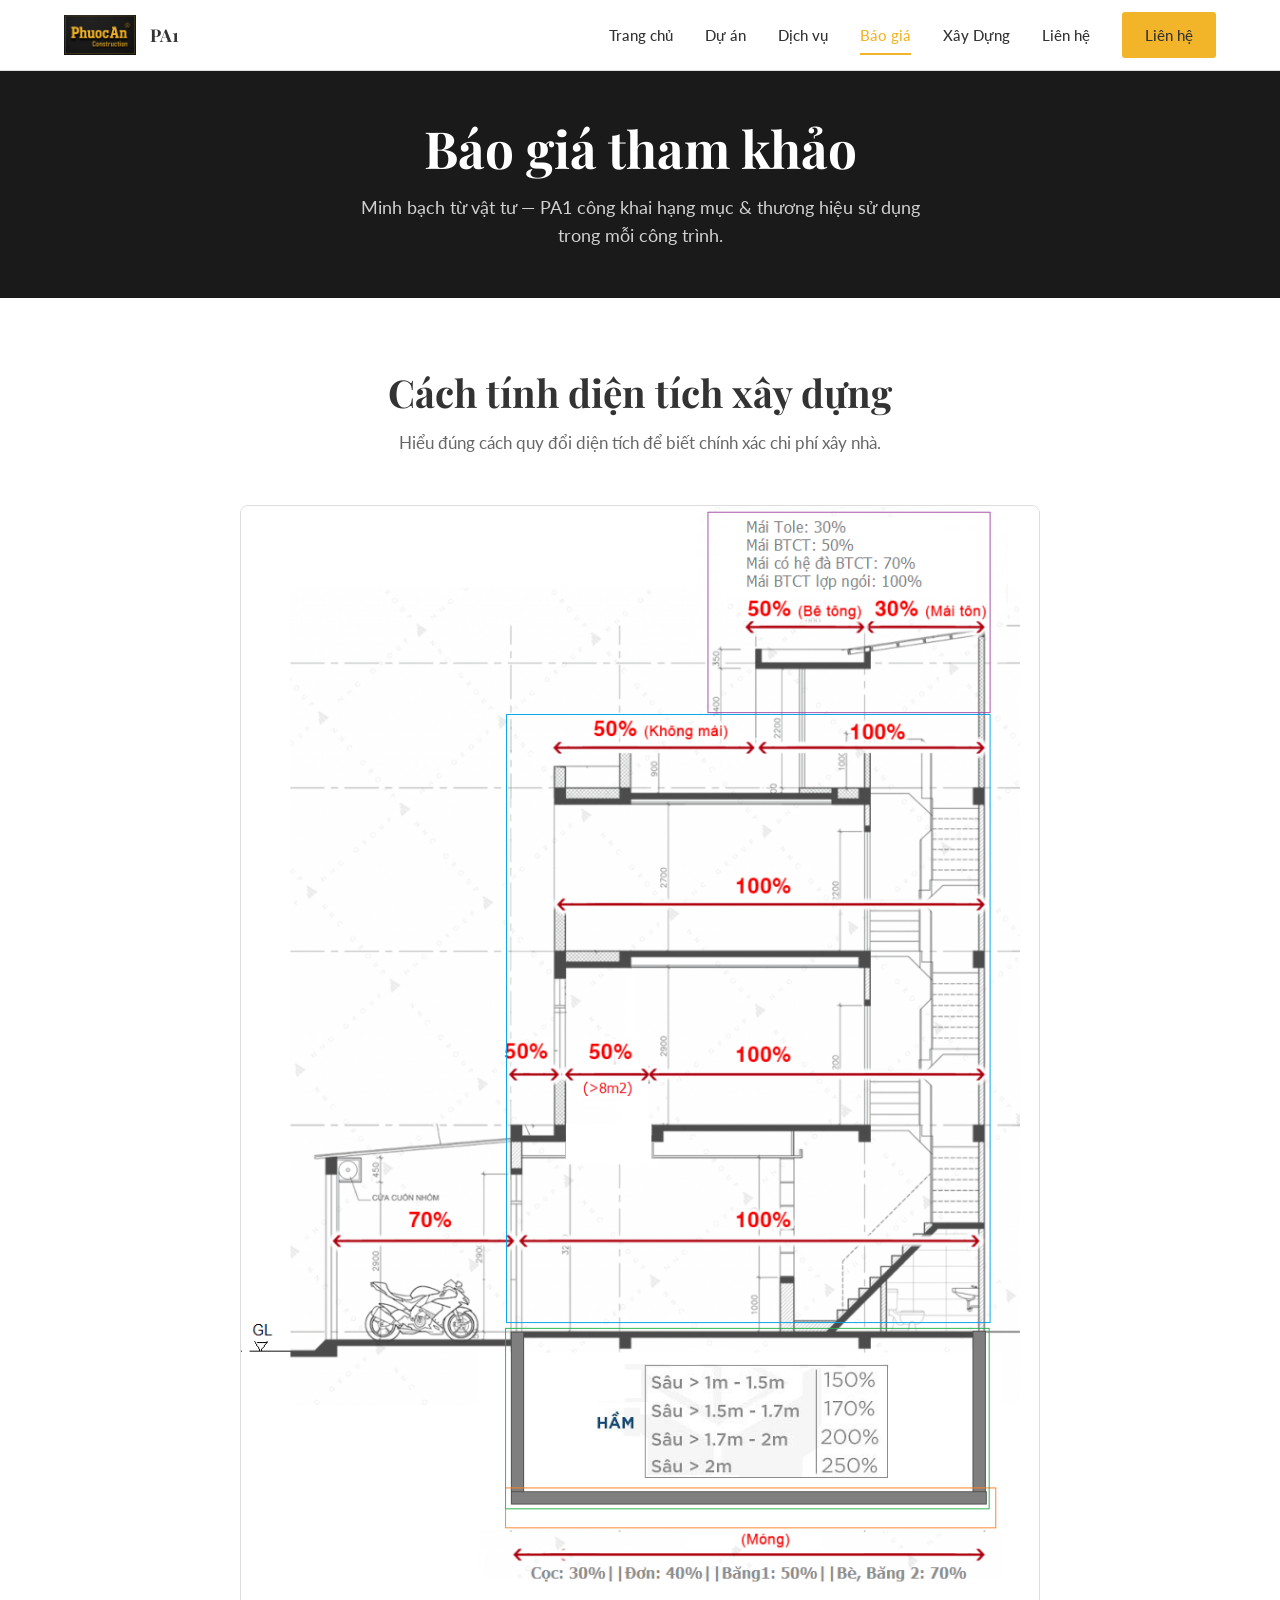
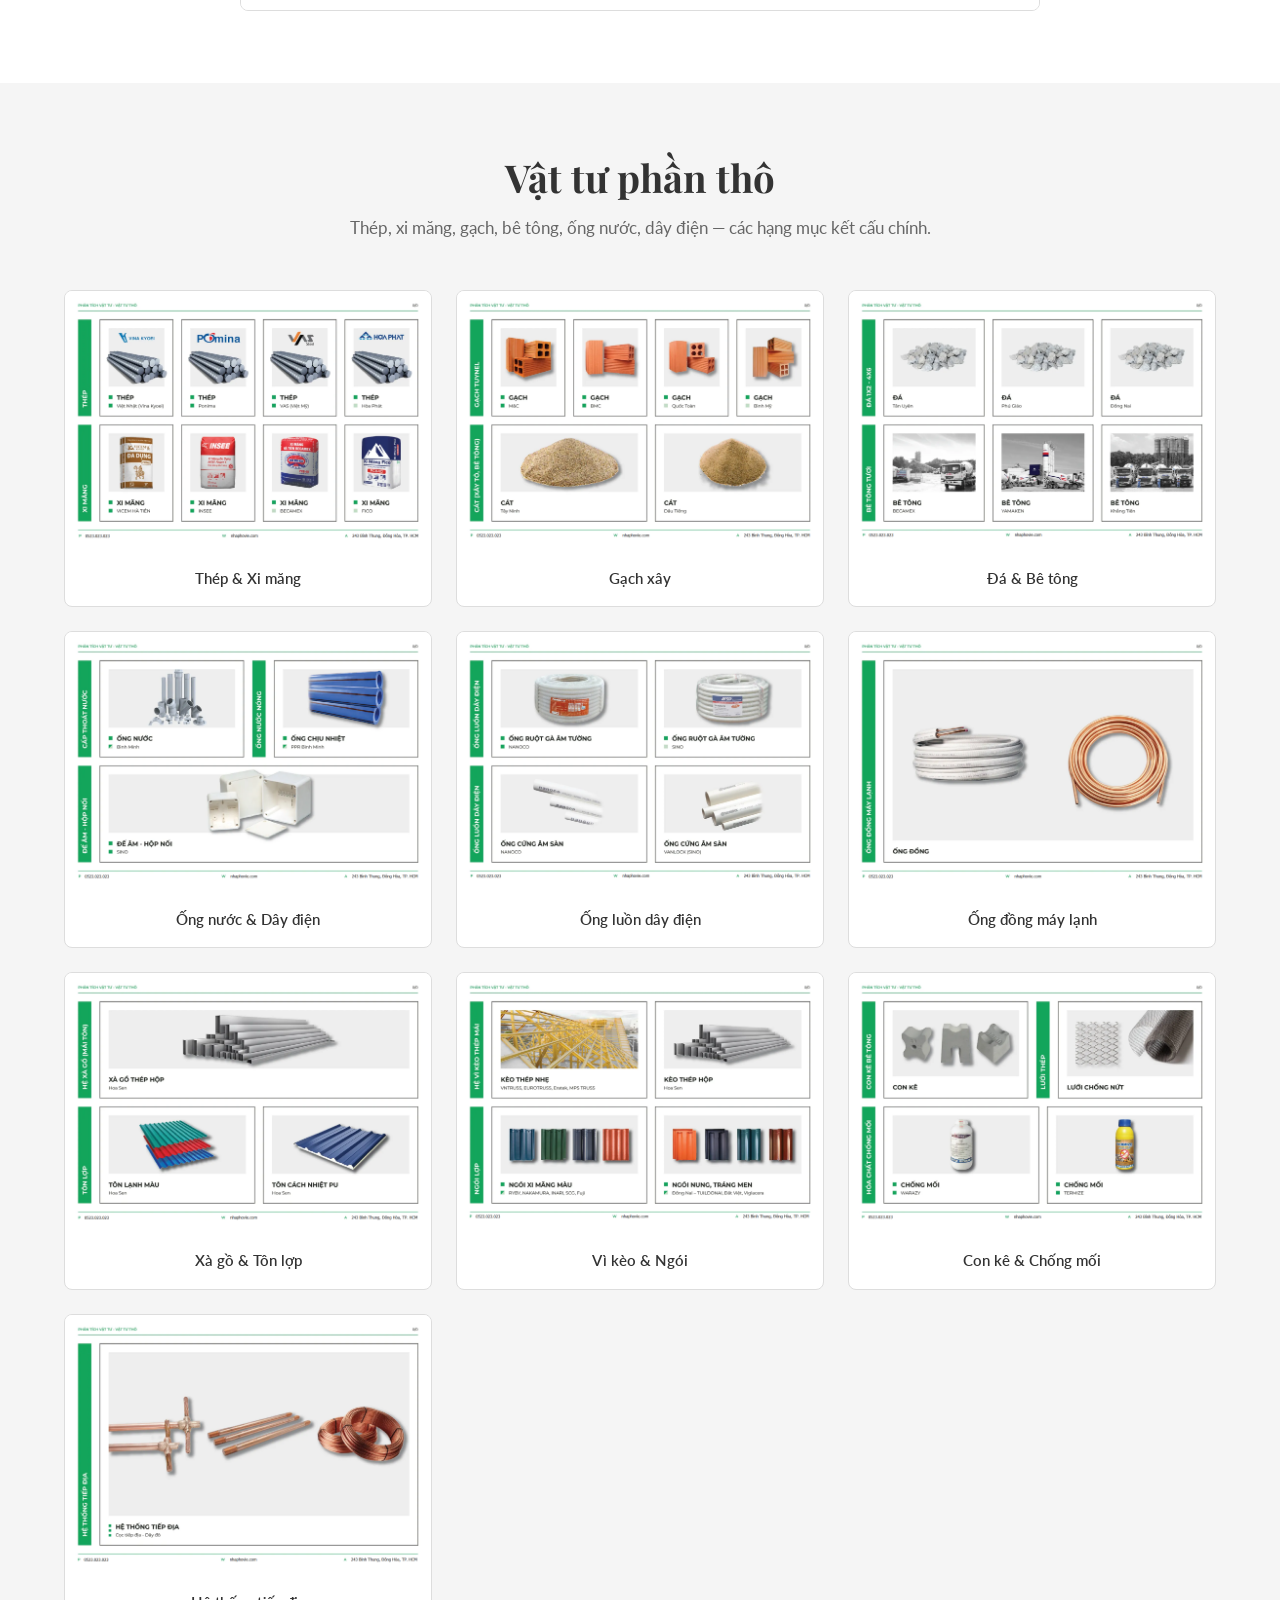
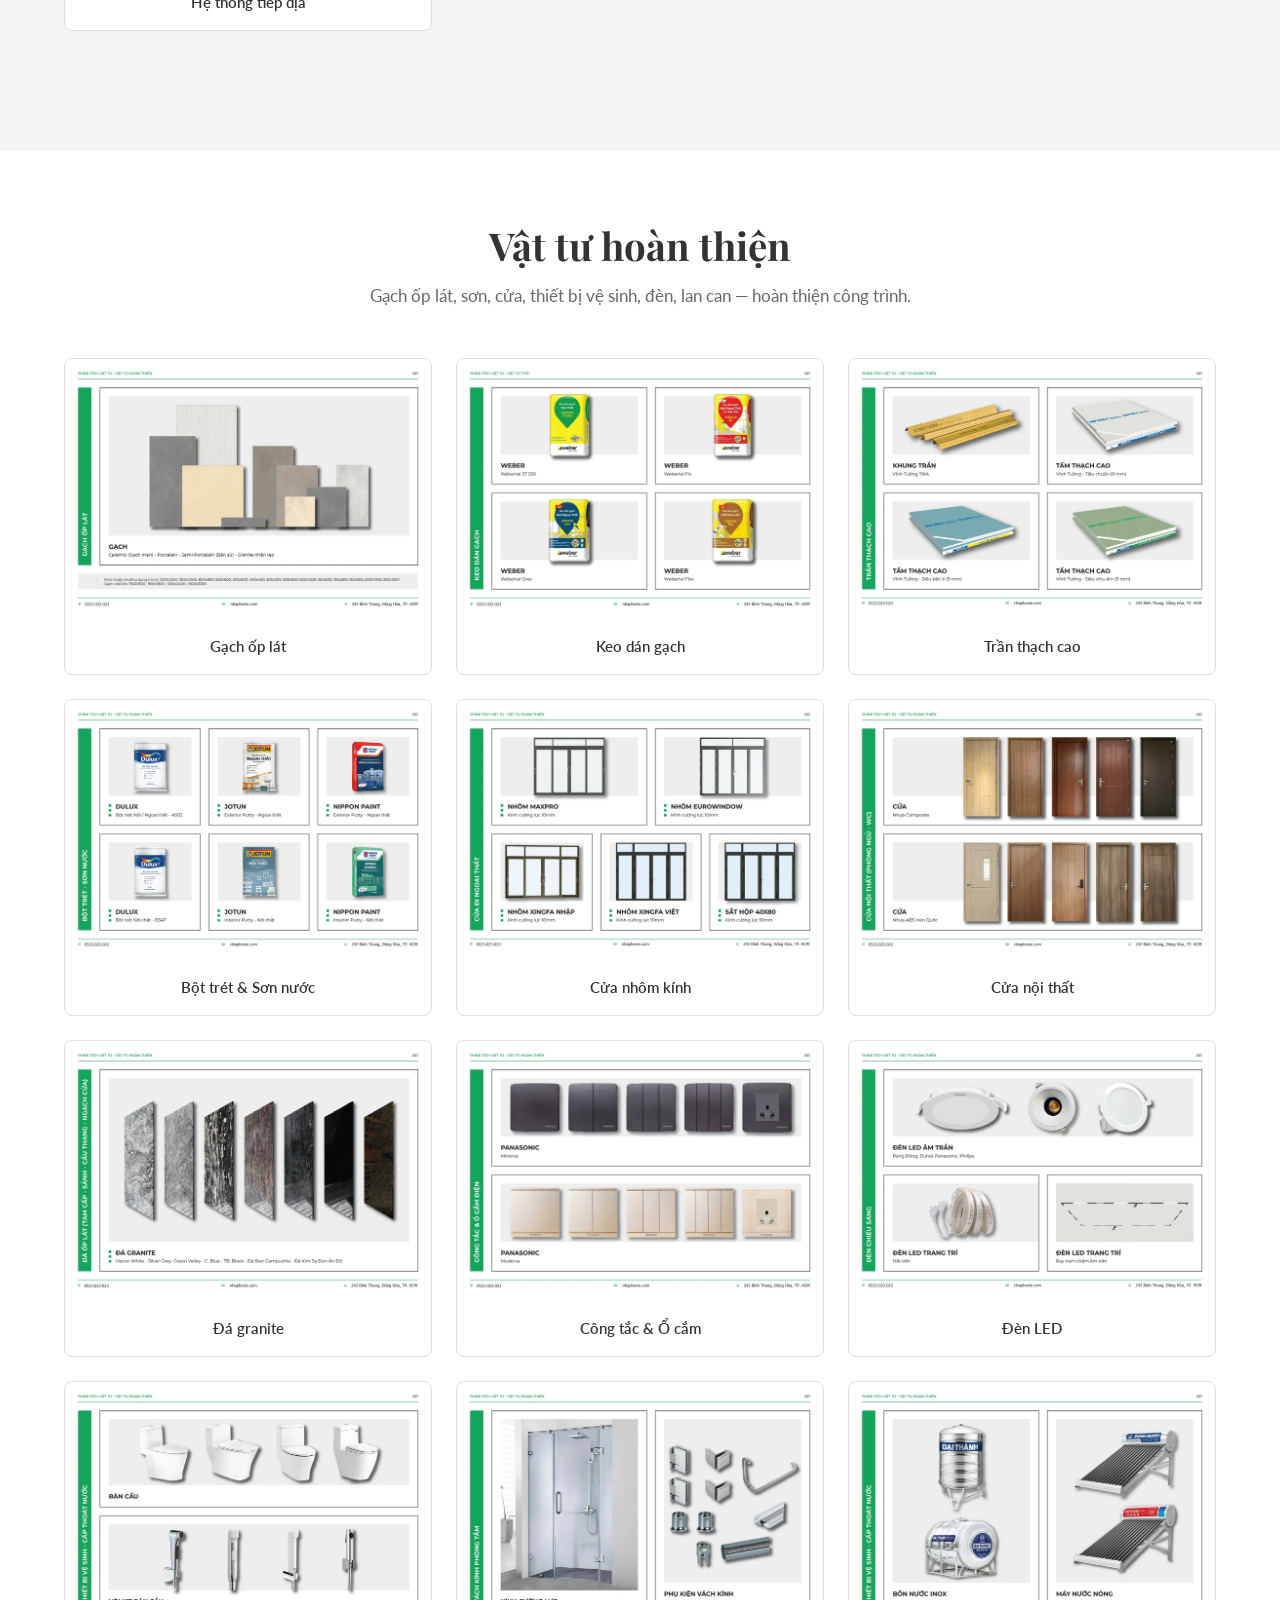
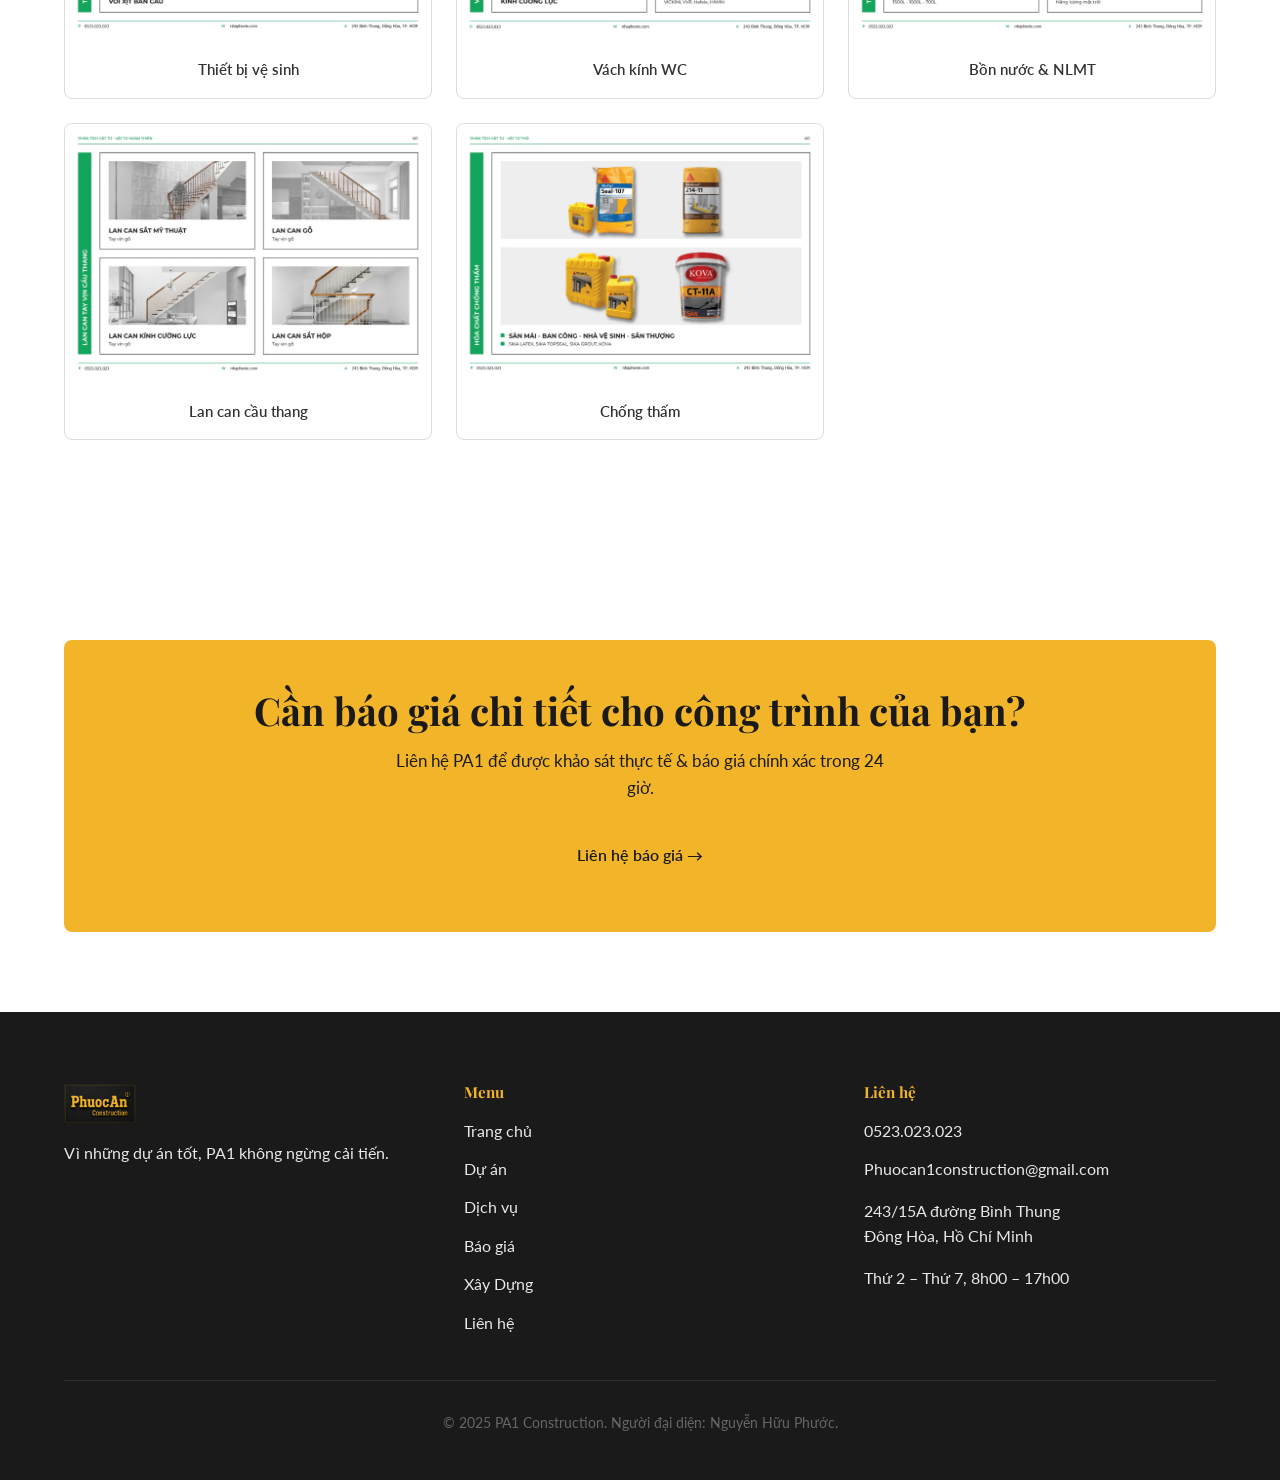
<file: bao-gia.html>
<!DOCTYPE html>
<html lang="vi">
<head>
<meta charset="UTF-8">
<meta name="viewport" content="width=device-width, initial-scale=1.0">
<title>Báo giá — PA1 Construction</title>
<meta name="description" content="Báo giá vật tư xây dựng, vật liệu hoàn thiện và cách tính diện tích xây dựng quy đổi. PA1 Construction minh bạch từ báo giá.">
<link rel="preconnect" href="https://fonts.googleapis.com">
<link rel="stylesheet" href="css/style.css">
</head>
<body>

<header class="site-header">
  <div class="header-inner">
    <a href="index.html" class="logo"><img src="assets/images/logo-full.png" alt="PA1 Construction"><span class="logo-text">PA1</span></a>
    <nav class="nav-desktop">
      <a href="index.html">Trang chủ</a>
      <a href="du-an.html">Dự án</a>
      <a href="dich-vu.html">Dịch vụ</a>
      <a href="bao-gia.html" class="active">Báo giá</a>
      <a href="xay-dung.html">Xây Dựng</a>
      <a href="lien-he.html">Liên hệ</a>
      <a href="lien-he.html" class="btn-contact">Liên hệ</a>
    </nav>
    <button class="nav-toggle" aria-label="Toggle menu"><span></span><span></span><span></span></button>
  </div>
  <nav class="nav-mobile">
    <a href="index.html">Trang chủ</a>
    <a href="du-an.html">Dự án</a>
    <a href="dich-vu.html">Dịch vụ</a>
    <a href="bao-gia.html" class="active">Báo giá</a>
    <a href="xay-dung.html">Xây Dựng</a>
    <a href="lien-he.html">Liên hệ</a>
  </nav>
</header>

<section class="page-header">
  <div class="wrap">
    <h1>Báo giá tham khảo</h1>
    <p>Minh bạch từ vật tư — PA1 công khai hạng mục &amp; thương hiệu sử dụng trong mỗi công trình.</p>
  </div>
</section>

<!-- Cách tính diện tích -->
<section>
  <div class="wrap">
    <div class="section-header">
      <h2>Cách tính diện tích xây dựng</h2>
      <p>Hiểu đúng cách quy đổi diện tích để biết chính xác chi phí xây nhà.</p>
    </div>
    <div class="quote-grid" style="max-width: 800px; margin: 0 auto;">
      <div class="quote-card">
        <img src="assets/images/quotation/001_CachTinhDienTichXayDung.png" alt="Cách tính diện tích xây dựng quy đổi" loading="lazy">
      </div>
    </div>
  </div>
</section>

<!-- Vật tư phần thô -->
<section style="background: var(--light);">
  <div class="wrap">
    <div class="quote-category">
      <div class="section-header">
        <h2>Vật tư phần thô</h2>
        <p>Thép, xi măng, gạch, bê tông, ống nước, dây điện — các hạng mục kết cấu chính.</p>
      </div>
      <div class="quote-grid">
        <div class="quote-card">
          <img src="assets/images/quotation/Material_Structural/01_vat-tu-thep-xi-mang-xay-nha.png" alt="Vật tư thép, xi măng" loading="lazy">
          <div class="quote-label">Thép &amp; Xi măng</div>
        </div>
        <div class="quote-card">
          <img src="assets/images/quotation/Material_Structural/03_vat-tu-gach.png" alt="Vật tư gạch" loading="lazy">
          <div class="quote-label">Gạch xây</div>
        </div>
        <div class="quote-card">
          <img src="assets/images/quotation/Material_Structural/05_thuong-hieu-da-xay-dung-be-tong.png" alt="Đá xây dựng, bê tông" loading="lazy">
          <div class="quote-label">Đá &amp; Bê tông</div>
        </div>
        <div class="quote-card">
          <img src="assets/images/quotation/Material_Structural/07_vat-tu-ong-cap-thoat-nuoc-hop-noi-day-dien.png" alt="Ống cấp thoát nước, dây điện" loading="lazy">
          <div class="quote-label">Ống nước &amp; Dây điện</div>
        </div>
        <div class="quote-card">
          <img src="assets/images/quotation/Material_Structural/09_vat-tu-ong-luong-day-dien.png" alt="Ống luồn dây điện" loading="lazy">
          <div class="quote-label">Ống luồn dây điện</div>
        </div>
        <div class="quote-card">
          <img src="assets/images/quotation/Material_Structural/10_ong-dong-may-lanh.png" alt="Ống đồng máy lạnh" loading="lazy">
          <div class="quote-label">Ống đồng máy lạnh</div>
        </div>
        <div class="quote-card">
          <img src="assets/images/quotation/Material_Structural/11_vat-tu-xa-go-thep-va-ton-lop-mai.png" alt="Xà gồ thép, tôn lợp mái" loading="lazy">
          <div class="quote-label">Xà gồ &amp; Tôn lợp</div>
        </div>
        <div class="quote-card">
          <img src="assets/images/quotation/Material_Structural/13_vi-keo-thep-va-ngoi-lop-mai.png" alt="Vì kèo thép, ngói" loading="lazy">
          <div class="quote-label">Vì kèo &amp; Ngói</div>
        </div>
        <div class="quote-card">
          <img src="assets/images/quotation/Material_Structural/15_con-ke-be-tong-luoi-chong-nut-va-hoa-chat-chong-moi.png" alt="Con kê, lưới chống nứt, hóa chất chống mối" loading="lazy">
          <div class="quote-label">Con kê &amp; Chống mối</div>
        </div>
        <div class="quote-card">
          <img src="assets/images/quotation/Material_Structural/18_he-thong-tiep-dia.png" alt="Hệ thống tiếp địa" loading="lazy">
          <div class="quote-label">Hệ thống tiếp địa</div>
        </div>
      </div>
    </div>
  </div>
</section>

<!-- Vật tư hoàn thiện -->
<section>
  <div class="wrap">
    <div class="quote-category">
      <div class="section-header">
        <h2>Vật tư hoàn thiện</h2>
        <p>Gạch ốp lát, sơn, cửa, thiết bị vệ sinh, đèn, lan can — hoàn thiện công trình.</p>
      </div>
      <div class="quote-grid">
        <div class="quote-card">
          <img src="assets/images/quotation/Material_Finishing/01_gach-op-lat.png" alt="Gạch ốp lát" loading="lazy">
          <div class="quote-label">Gạch ốp lát</div>
        </div>
        <div class="quote-card">
          <img src="assets/images/quotation/Material_Finishing/02_keo-dan-gach.png" alt="Keo dán gạch" loading="lazy">
          <div class="quote-label">Keo dán gạch</div>
        </div>
        <div class="quote-card">
          <img src="assets/images/quotation/Material_Finishing/04_tran-thach-cao.png" alt="Trần thạch cao" loading="lazy">
          <div class="quote-label">Trần thạch cao</div>
        </div>
        <div class="quote-card">
          <img src="assets/images/quotation/Material_Finishing/05_bot-tret-son-nuoc.png" alt="Bột trét, sơn nước" loading="lazy">
          <div class="quote-label">Bột trét &amp; Sơn nước</div>
        </div>
        <div class="quote-card">
          <img src="assets/images/quotation/Material_Finishing/06_hang-muc-cua-nhom-kinh.png" alt="Cửa nhôm kính" loading="lazy">
          <div class="quote-label">Cửa nhôm kính</div>
        </div>
        <div class="quote-card">
          <img src="assets/images/quotation/Material_Finishing/09_hang-muc-cua-noi-that.png" alt="Cửa nội thất" loading="lazy">
          <div class="quote-label">Cửa nội thất</div>
        </div>
        <div class="quote-card">
          <img src="assets/images/quotation/Material_Finishing/12_da-granite1.png" alt="Đá granite" loading="lazy">
          <div class="quote-label">Đá granite</div>
        </div>
        <div class="quote-card">
          <img src="assets/images/quotation/Material_Finishing/15_hang-muc-cong-tac-o-cam-panasonic1.png" alt="Công tắc ổ cắm" loading="lazy">
          <div class="quote-label">Công tắc &amp; Ổ cắm</div>
        </div>
        <div class="quote-card">
          <img src="assets/images/quotation/Material_Finishing/16_den-led-am-tran1.png" alt="Đèn LED âm trần" loading="lazy">
          <div class="quote-label">Đèn LED</div>
        </div>
        <div class="quote-card">
          <img src="assets/images/quotation/Material_Finishing/17_thiet-bi-ve-sinh0.png" alt="Thiết bị vệ sinh" loading="lazy">
          <div class="quote-label">Thiết bị vệ sinh</div>
        </div>
        <div class="quote-card">
          <img src="assets/images/quotation/Material_Finishing/18_vach-kinh-phu-kien-nha-wc1.png" alt="Vách kính phòng tắm" loading="lazy">
          <div class="quote-label">Vách kính WC</div>
        </div>
        <div class="quote-card">
          <img src="assets/images/quotation/Material_Finishing/20_bon-chua-nuoc-va-may-nuoc-nong-nang-luong-mat-troi.png" alt="Bồn nước, máy nước nóng" loading="lazy">
          <div class="quote-label">Bồn nước &amp; NLMT</div>
        </div>
        <div class="quote-card">
          <img src="assets/images/quotation/Material_Finishing/21_chat-lieu-lan-can-cau-thang.png" alt="Lan can cầu thang" loading="lazy">
          <div class="quote-label">Lan can cầu thang</div>
        </div>
        <div class="quote-card">
          <img src="assets/images/quotation/Material_Finishing/23_vat-tu-chong-tham.png" alt="Vật tư chống thấm" loading="lazy">
          <div class="quote-label">Chống thấm</div>
        </div>
      </div>
    </div>
  </div>
</section>

<section style="padding: var(--sp-4) 0;">
  <div class="wrap">
    <div class="cta-band">
      <h2>Cần báo giá chi tiết cho công trình của bạn?</h2>
      <p>Liên hệ PA1 để được khảo sát thực tế &amp; báo giá chính xác trong 24 giờ.</p>
      <a href="lien-he.html" class="btn btn-primary">Liên hệ báo giá →</a>
    </div>
  </div>
</section>

<footer class="site-footer">
  <div class="wrap">
    <div class="footer-grid">
      <div>
        <div class="footer-logo"><img src="assets/images/logo-footer.png" alt="PA1"></div>
        <p style="color: var(--light-dark); margin: 0;">Vì những dự án tốt, PA1 không ngừng cải tiến.</p>
      </div>
      <div class="footer-col">
        <h4>Menu</h4>
        <a href="index.html">Trang chủ</a>
        <a href="du-an.html">Dự án</a>
        <a href="dich-vu.html">Dịch vụ</a>
        <a href="bao-gia.html">Báo giá</a>
        <a href="xay-dung.html">Xây Dựng</a>
        <a href="lien-he.html">Liên hệ</a>
      </div>
      <div class="footer-col">
        <h4>Liên hệ</h4>
        <a href="tel:0523023023">0523.023.023</a>
        <a href="mailto:Phuocan1construction@gmail.com">Phuocan1construction@gmail.com</a>
        <p>243/15A đường Bình Thung<br>Đông Hòa, Hồ Chí Minh</p>
        <p>Thứ 2 – Thứ 7, 8h00 – 17h00</p>
      </div>
    </div>
    <div class="footer-bottom"><p>&copy; 2025 PA1 Construction. Người đại diện: Nguyễn Hữu Phước.</p></div>
  </div>
</footer>

<script src="js/common.js"></script>
</body>
</html>
</file>
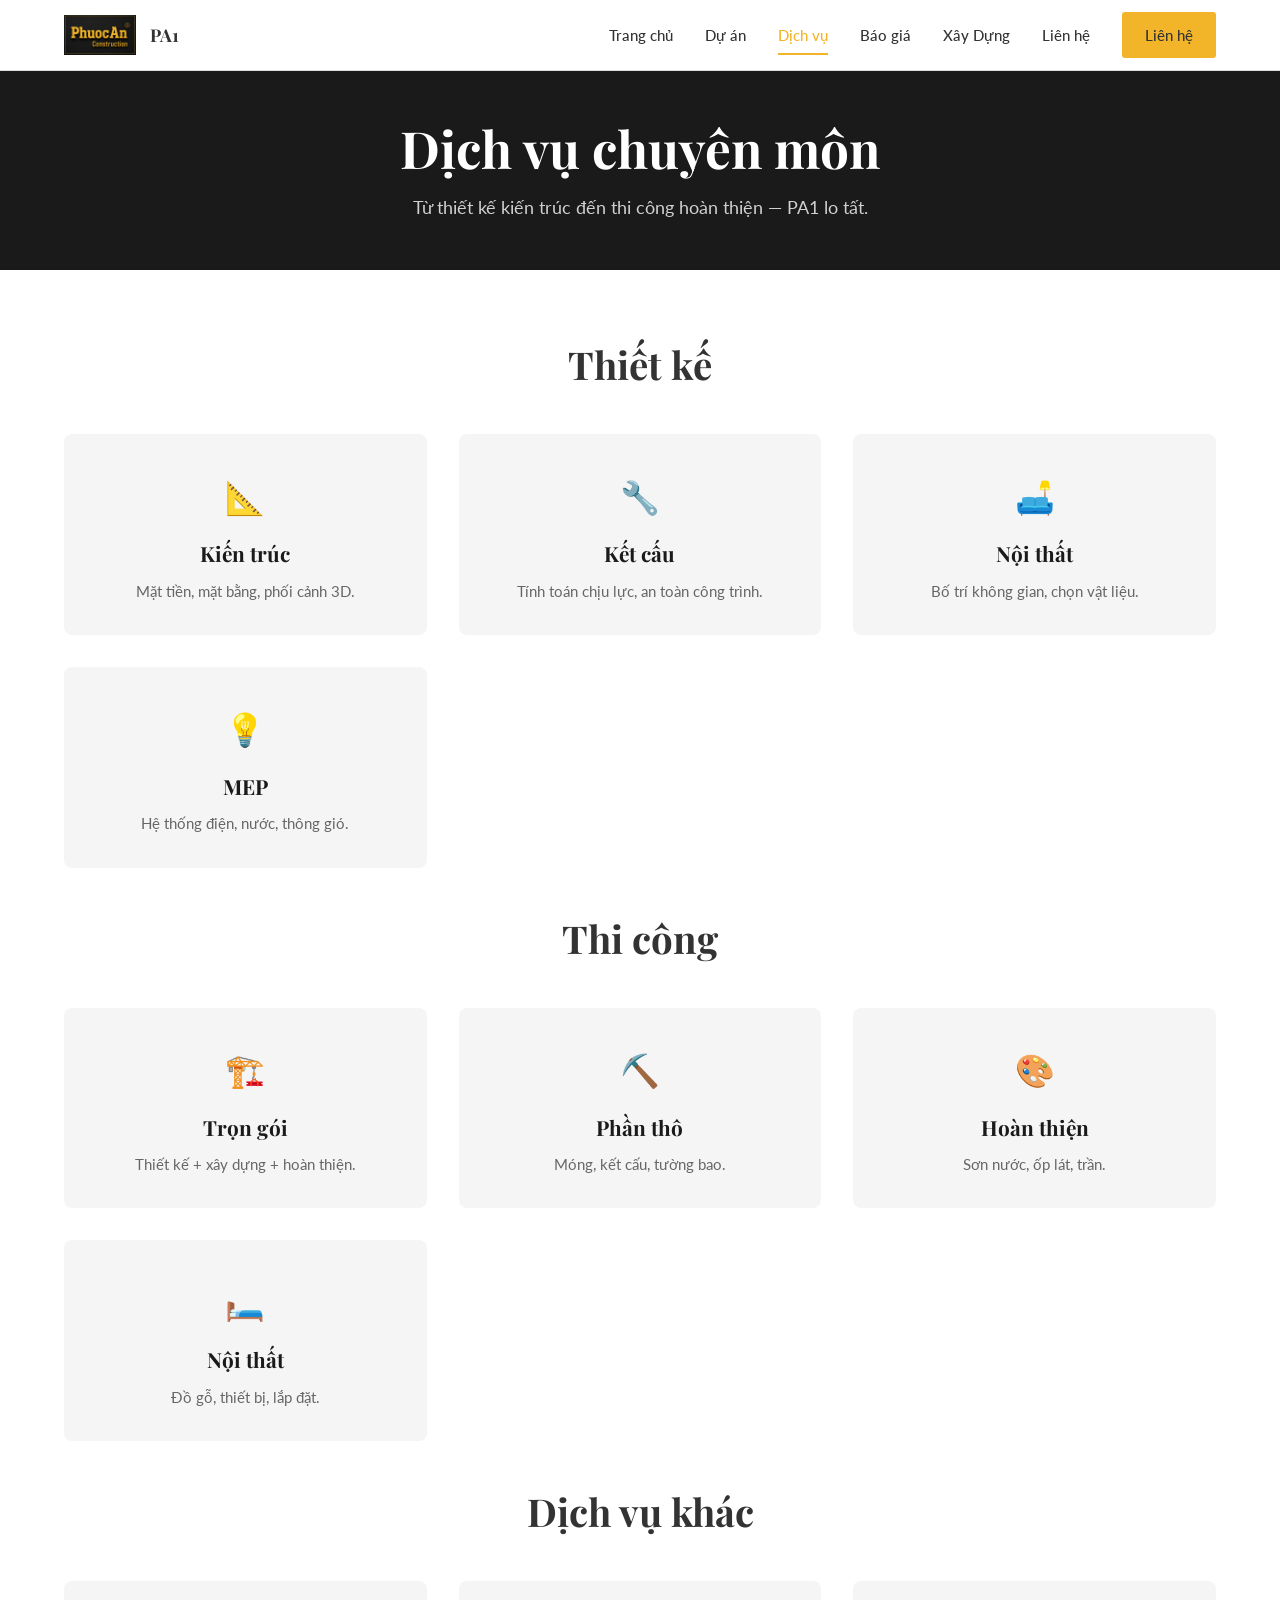
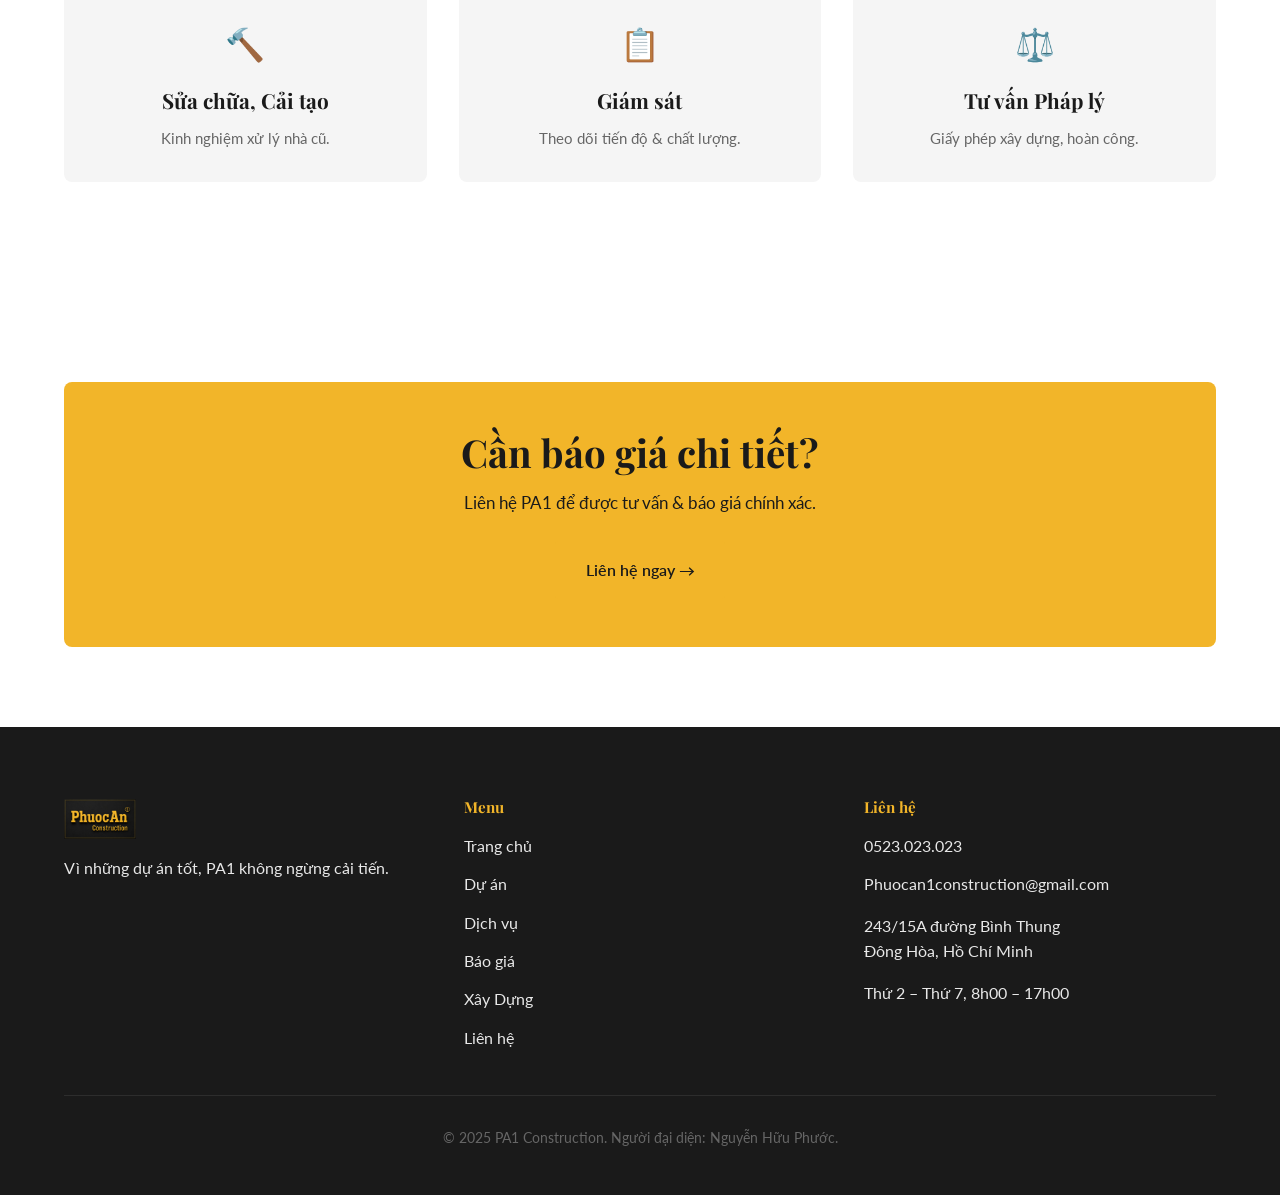
<file: dich-vu.html>
<!DOCTYPE html>
<html lang="vi">
<head>
<meta charset="UTF-8">
<meta name="viewport" content="width=device-width, initial-scale=1.0">
<title>Dịch vụ — PA1 Construction</title>
<meta name="description" content="11 dịch vụ chuyên môn từ thiết kế kiến trúc, kết cấu, nội thất đến thi công trọn gói, sửa chữa cải tạo. PA1 lo tất.">
<link rel="preconnect" href="https://fonts.googleapis.com">
<link rel="stylesheet" href="css/style.css">
</head>
<body>

<header class="site-header">
  <div class="header-inner">
    <a href="index.html" class="logo"><img src="assets/images/logo-full.png" alt="PA1 Construction"><span class="logo-text">PA1</span></a>
    <nav class="nav-desktop">
      <a href="index.html">Trang chủ</a>
      <a href="du-an.html">Dự án</a>
      <a href="dich-vu.html" class="active">Dịch vụ</a>
      <a href="bao-gia.html">Báo giá</a>
      <a href="xay-dung.html">Xây Dựng</a>
      <a href="lien-he.html">Liên hệ</a>
      <a href="lien-he.html" class="btn-contact">Liên hệ</a>
    </nav>
    <button class="nav-toggle" aria-label="Toggle menu"><span></span><span></span><span></span></button>
  </div>
  <nav class="nav-mobile">
    <a href="index.html">Trang chủ</a>
    <a href="du-an.html">Dự án</a>
    <a href="dich-vu.html" class="active">Dịch vụ</a>
    <a href="bao-gia.html">Báo giá</a>
    <a href="xay-dung.html">Xây Dựng</a>
    <a href="lien-he.html">Liên hệ</a>
  </nav>
</header>

<section class="page-header">
  <div class="wrap">
    <h1>Dịch vụ chuyên môn</h1>
    <p>Từ thiết kế kiến trúc đến thi công hoàn thiện — PA1 lo tất.</p>
  </div>
</section>

<section>
  <div class="wrap">
    <div class="section-header">
      <h2>Thiết kế</h2>
    </div>
    <div class="services-grid" style="margin-bottom: var(--sp-5);">
      <div class="service-tile"><div class="service-icon">📐</div><h3>Kiến trúc</h3><p>Mặt tiền, mặt bằng, phối cảnh 3D.</p></div>
      <div class="service-tile"><div class="service-icon">🔧</div><h3>Kết cấu</h3><p>Tính toán chịu lực, an toàn công trình.</p></div>
      <div class="service-tile"><div class="service-icon">🛋️</div><h3>Nội thất</h3><p>Bố trí không gian, chọn vật liệu.</p></div>
      <div class="service-tile"><div class="service-icon">💡</div><h3>MEP</h3><p>Hệ thống điện, nước, thông gió.</p></div>
    </div>

    <div class="section-header">
      <h2>Thi công</h2>
    </div>
    <div class="services-grid" style="margin-bottom: var(--sp-5);">
      <div class="service-tile"><div class="service-icon">🏗️</div><h3>Trọn gói</h3><p>Thiết kế + xây dựng + hoàn thiện.</p></div>
      <div class="service-tile"><div class="service-icon">⛏️</div><h3>Phần thô</h3><p>Móng, kết cấu, tường bao.</p></div>
      <div class="service-tile"><div class="service-icon">🎨</div><h3>Hoàn thiện</h3><p>Sơn nước, ốp lát, trần.</p></div>
      <div class="service-tile"><div class="service-icon">🛏️</div><h3>Nội thất</h3><p>Đồ gỗ, thiết bị, lắp đặt.</p></div>
    </div>

    <div class="section-header">
      <h2>Dịch vụ khác</h2>
    </div>
    <div class="services-grid">
      <div class="service-tile"><div class="service-icon">🔨</div><h3>Sửa chữa, Cải tạo</h3><p>Kinh nghiệm xử lý nhà cũ.</p></div>
      <div class="service-tile"><div class="service-icon">📋</div><h3>Giám sát</h3><p>Theo dõi tiến độ &amp; chất lượng.</p></div>
      <div class="service-tile"><div class="service-icon">⚖️</div><h3>Tư vấn Pháp lý</h3><p>Giấy phép xây dựng, hoàn công.</p></div>
    </div>
  </div>
</section>

<section style="padding: var(--sp-4) 0;">
  <div class="wrap">
    <div class="cta-band">
      <h2>Cần báo giá chi tiết?</h2>
      <p>Liên hệ PA1 để được tư vấn &amp; báo giá chính xác.</p>
      <a href="lien-he.html" class="btn btn-primary">Liên hệ ngay →</a>
    </div>
  </div>
</section>

<footer class="site-footer">
  <div class="wrap">
    <div class="footer-grid">
      <div>
        <div class="footer-logo"><img src="assets/images/logo-footer.png" alt="PA1"></div>
        <p style="color: var(--light-dark); margin: 0;">Vì những dự án tốt, PA1 không ngừng cải tiến.</p>
      </div>
      <div class="footer-col">
        <h4>Menu</h4>
        <a href="index.html">Trang chủ</a>
        <a href="du-an.html">Dự án</a>
        <a href="dich-vu.html">Dịch vụ</a>
        <a href="bao-gia.html">Báo giá</a>
        <a href="xay-dung.html">Xây Dựng</a>
        <a href="lien-he.html">Liên hệ</a>
      </div>
      <div class="footer-col">
        <h4>Liên hệ</h4>
        <a href="tel:0523023023">0523.023.023</a>
        <a href="mailto:Phuocan1construction@gmail.com">Phuocan1construction@gmail.com</a>
        <p>243/15A đường Bình Thung<br>Đông Hòa, Hồ Chí Minh</p>
        <p>Thứ 2 – Thứ 7, 8h00 – 17h00</p>
      </div>
    </div>
    <div class="footer-bottom"><p>&copy; 2025 PA1 Construction. Người đại diện: Nguyễn Hữu Phước.</p></div>
  </div>
</footer>

<script src="js/common.js"></script>
</body>
</html>
</file>
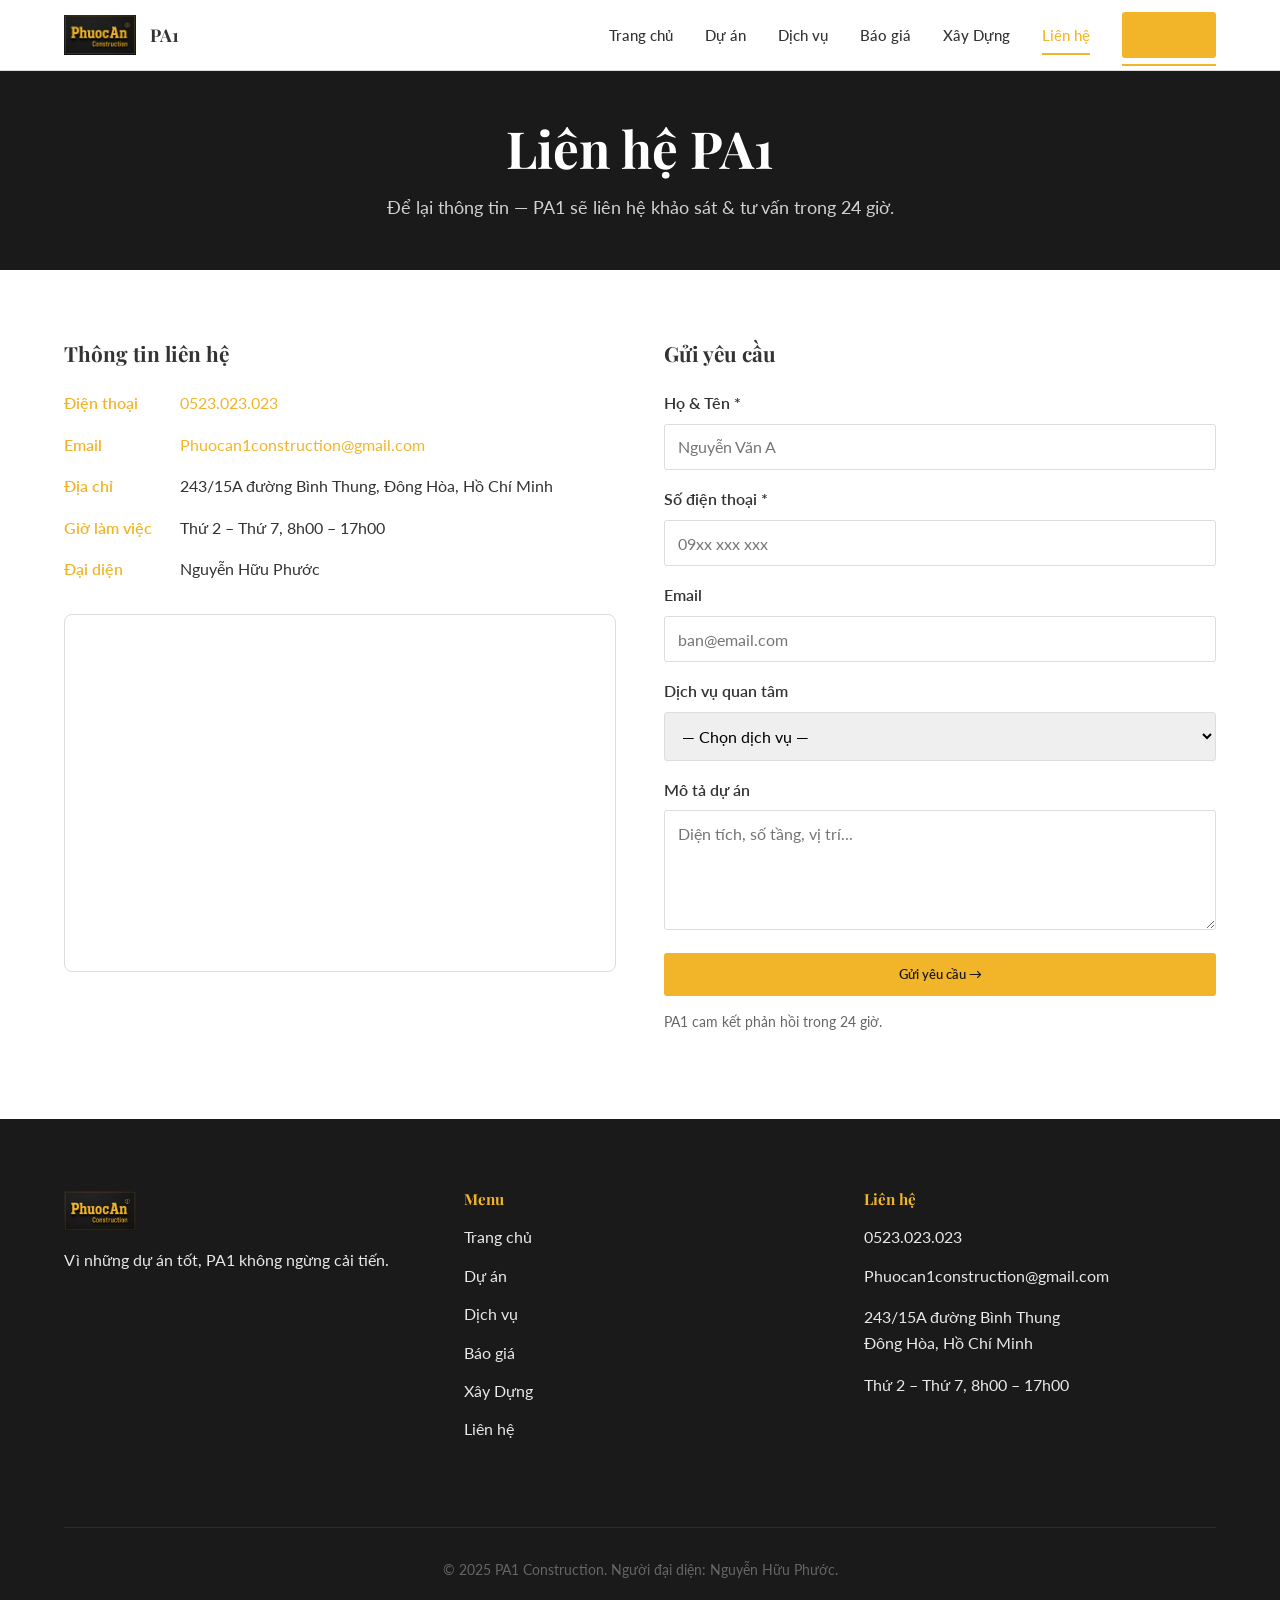
<file: lien-he.html>
<!DOCTYPE html>
<html lang="vi">
<head>
<meta charset="UTF-8">
<meta name="viewport" content="width=device-width, initial-scale=1.0">
<title>Liên hệ — PA1 Construction</title>
<meta name="description" content="Liên hệ PA1 Construction — khảo sát miễn phí, tư vấn phương án, báo giá trong 24 giờ. ĐT: 0523.023.023">
<link rel="preconnect" href="https://fonts.googleapis.com">
<link rel="stylesheet" href="css/style.css">
</head>
<body>

<header class="site-header">
  <div class="header-inner">
    <a href="index.html" class="logo"><img src="assets/images/logo-full.png" alt="PA1 Construction"><span class="logo-text">PA1</span></a>
    <nav class="nav-desktop">
      <a href="index.html">Trang chủ</a>
      <a href="du-an.html">Dự án</a>
      <a href="dich-vu.html">Dịch vụ</a>
      <a href="bao-gia.html">Báo giá</a>
      <a href="xay-dung.html">Xây Dựng</a>
      <a href="lien-he.html" class="active">Liên hệ</a>
      <a href="lien-he.html" class="btn-contact">Liên hệ</a>
    </nav>
    <button class="nav-toggle" aria-label="Toggle menu"><span></span><span></span><span></span></button>
  </div>
  <nav class="nav-mobile">
    <a href="index.html">Trang chủ</a>
    <a href="du-an.html">Dự án</a>
    <a href="dich-vu.html">Dịch vụ</a>
    <a href="bao-gia.html">Báo giá</a>
    <a href="xay-dung.html">Xây Dựng</a>
    <a href="lien-he.html" class="active">Liên hệ</a>
  </nav>
</header>

<section class="page-header">
  <div class="wrap">
    <h1>Liên hệ PA1</h1>
    <p>Để lại thông tin — PA1 sẽ liên hệ khảo sát &amp; tư vấn trong 24 giờ.</p>
  </div>
</section>

<section>
  <div class="wrap">
    <div class="contact-grid">
      <div>
        <h3 style="margin-bottom: var(--sp-3);">Thông tin liên hệ</h3>
        <div class="contact-item">
          <span class="label">Điện thoại</span>
          <a href="tel:0523023023" style="color: var(--gold);">0523.023.023</a>
        </div>
        <div class="contact-item">
          <span class="label">Email</span>
          <a href="mailto:Phuocan1construction@gmail.com" style="color: var(--gold);">Phuocan1construction@gmail.com</a>
        </div>
        <div class="contact-item">
          <span class="label">Địa chỉ</span>
          <span>243/15A đường Bình Thung, Đông Hòa, Hồ Chí Minh</span>
        </div>
        <div class="contact-item">
          <span class="label">Giờ làm việc</span>
          <span>Thứ 2 – Thứ 7, 8h00 – 17h00</span>
        </div>
        <div class="contact-item">
          <span class="label">Đại diện</span>
          <span>Nguyễn Hữu Phước</span>
        </div>

        <!-- Google Maps -->
        <div class="map-container">
          <iframe src="https://www.google.com/maps/embed?pb=!1m18!1m12!1m3!1d2107!2d106.8021838!3d10.9030446!2m3!1f0!2f0!3f0!3m2!1i1024!2i768!4f13.1!3m3!1m2!1s0x3174d8c54a5321b7%3A0x2c609d6acb6b2d21!2s243%20%C4%90%20B%C3%ACnh%20Thung%2C%20%C4%90%C3%B4ng%20H%C3%B2a%2C%20H%E1%BB%93%20Ch%C3%AD%20Minh!5e0!3m2!1svi!2svn" allowfullscreen loading="lazy" referrerpolicy="no-referrer-when-downgrade"></iframe>
        </div>
      </div>
      <div>
        <h3 style="margin-bottom: var(--sp-3);">Gửi yêu cầu</h3>
        <form id="contact-form" action="mailto:Phuocan1construction@gmail.com" method="post" enctype="text/plain">
          <div class="form-group">
            <label for="name">Họ &amp; Tên *</label>
            <input type="text" id="name" name="name" required placeholder="Nguyễn Văn A">
          </div>
          <div class="form-group">
            <label for="phone">Số điện thoại *</label>
            <input type="tel" id="phone" name="phone" required placeholder="09xx xxx xxx">
          </div>
          <div class="form-group">
            <label for="email">Email</label>
            <input type="email" id="email" name="email" placeholder="ban@email.com">
          </div>
          <div class="form-group">
            <label for="service">Dịch vụ quan tâm</label>
            <select id="service" name="service">
              <option>— Chọn dịch vụ —</option>
              <option>Thiết kế</option>
              <option>Thi công trọn gói</option>
              <option>Thi công phần thô</option>
              <option>Sửa chữa cải tạo</option>
              <option>Khác</option>
            </select>
          </div>
          <div class="form-group">
            <label for="message">Mô tả dự án</label>
            <textarea id="message" name="message" placeholder="Diện tích, số tầng, vị trí..."></textarea>
          </div>
          <button type="submit" class="form-submit">Gửi yêu cầu →</button>
          <p style="font-size: 0.85rem; color: var(--text-light); margin-top: var(--sp-2);">PA1 cam kết phản hồi trong 24 giờ.</p>
        </form>
      </div>
    </div>
  </div>
</section>

<footer class="site-footer">
  <div class="wrap">
    <div class="footer-grid">
      <div>
        <div class="footer-logo"><img src="assets/images/logo-footer.png" alt="PA1"></div>
        <p style="color: var(--light-dark); margin: 0;">Vì những dự án tốt, PA1 không ngừng cải tiến.</p>
        <div class="footer-map">
          <iframe src="https://www.google.com/maps/embed?pb=!1m18!1m12!1m3!1d2107!2d106.8021838!3d10.9030446!2m3!1f0!2f0!3f0!3m2!1i1024!2i768!4f13.1!3m3!1m2!1s0x3174d8c54a5321b7%3A0x2c609d6acb6b2d21!2s243%20%C4%90%20B%C3%ACnh%20Thung%2C%20%C4%90%C3%B4ng%20H%C3%B2a%2C%20H%E1%BB%93%20Ch%C3%AD%20Minh!5e0!3m2!1svi!2svn" allowfullscreen loading="lazy" referrerpolicy="no-referrer-when-downgrade"></iframe>
        </div>
      </div>
      <div class="footer-col">
        <h4>Menu</h4>
        <a href="index.html">Trang chủ</a>
        <a href="du-an.html">Dự án</a>
        <a href="dich-vu.html">Dịch vụ</a>
        <a href="bao-gia.html">Báo giá</a>
        <a href="xay-dung.html">Xây Dựng</a>
        <a href="lien-he.html">Liên hệ</a>
      </div>
      <div class="footer-col">
        <h4>Liên hệ</h4>
        <a href="tel:0523023023">0523.023.023</a>
        <a href="mailto:Phuocan1construction@gmail.com">Phuocan1construction@gmail.com</a>
        <p>243/15A đường Bình Thung<br>Đông Hòa, Hồ Chí Minh</p>
        <p>Thứ 2 – Thứ 7, 8h00 – 17h00</p>
      </div>
    </div>
    <div class="footer-bottom"><p>&copy; 2025 PA1 Construction. Người đại diện: Nguyễn Hữu Phước.</p></div>
  </div>
</footer>

<script src="js/common.js"></script>
</body>
</html>
</file>
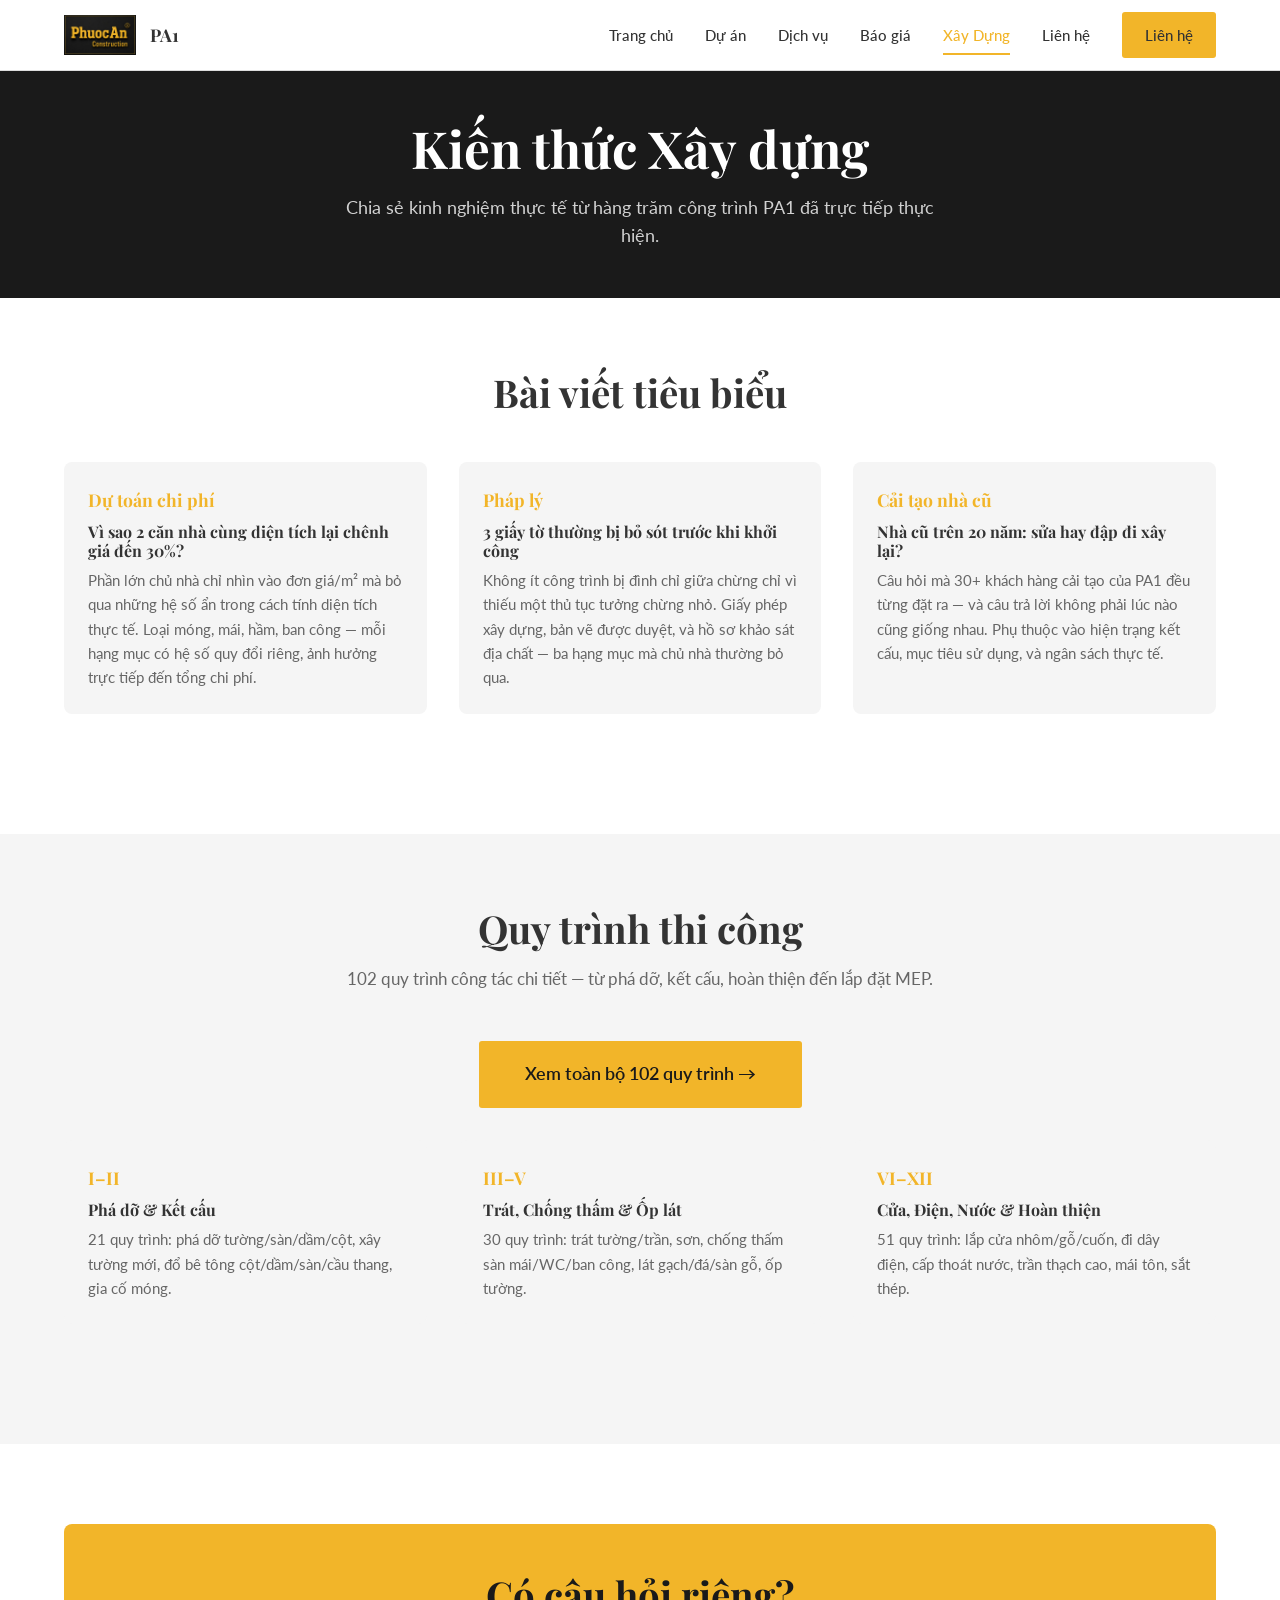
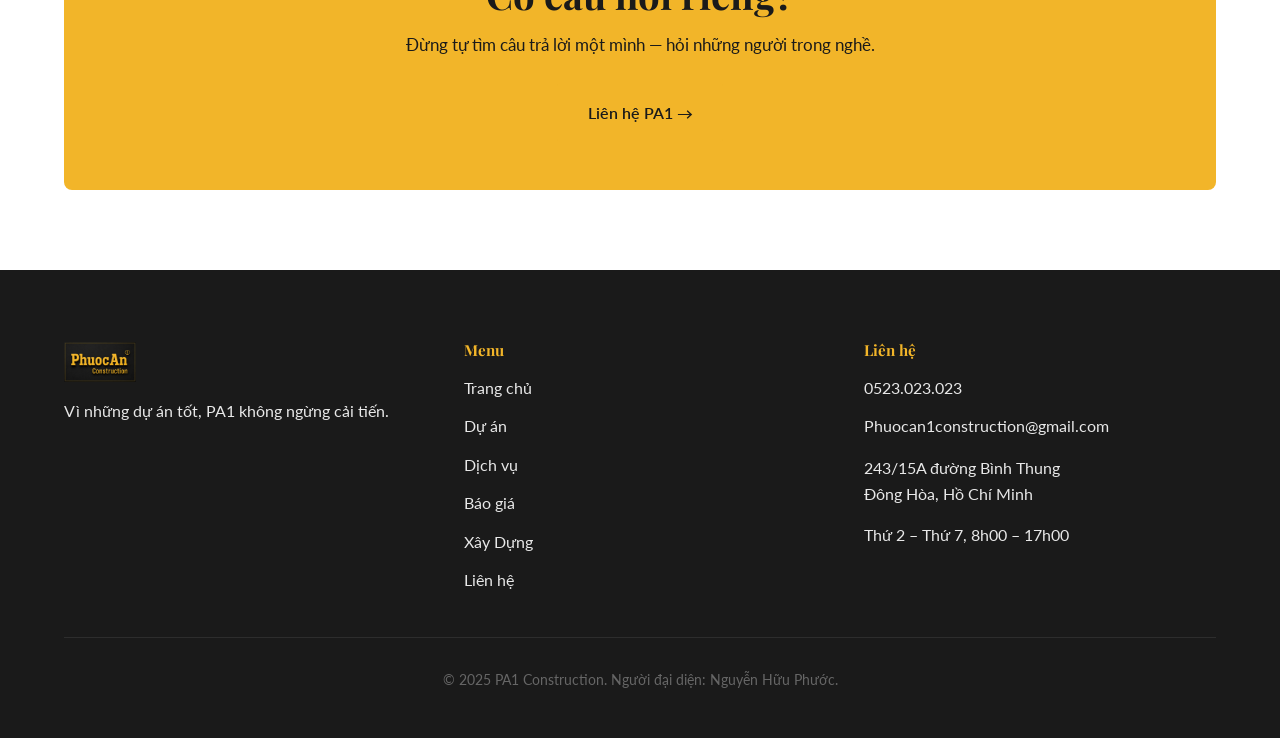
<file: xay-dung.html>
<!DOCTYPE html>
<html lang="vi">
<head>
<meta charset="UTF-8">
<meta name="viewport" content="width=device-width, initial-scale=1.0">
<title>Kiến thức Xây dựng — PA1 Construction</title>
<meta name="description" content="Chia sẻ kinh nghiệm thực tế từ hàng trăm công trình PA1 đã trực tiếp thực hiện. Dự toán, pháp lý, cải tạo nhà cũ.">
<link rel="preconnect" href="https://fonts.googleapis.com">
<link rel="stylesheet" href="css/style.css">
</head>
<body>

<header class="site-header">
  <div class="header-inner">
    <a href="index.html" class="logo"><img src="assets/images/logo-full.png" alt="PA1 Construction"><span class="logo-text">PA1</span></a>
    <nav class="nav-desktop">
      <a href="index.html">Trang chủ</a>
      <a href="du-an.html">Dự án</a>
      <a href="dich-vu.html">Dịch vụ</a>
      <a href="bao-gia.html">Báo giá</a>
      <a href="xay-dung.html" class="active">Xây Dựng</a>
      <a href="lien-he.html">Liên hệ</a>
      <a href="lien-he.html" class="btn-contact">Liên hệ</a>
    </nav>
    <button class="nav-toggle" aria-label="Toggle menu"><span></span><span></span><span></span></button>
  </div>
  <nav class="nav-mobile">
    <a href="index.html">Trang chủ</a>
    <a href="du-an.html">Dự án</a>
    <a href="dich-vu.html">Dịch vụ</a>
    <a href="bao-gia.html">Báo giá</a>
    <a href="xay-dung.html" class="active">Xây Dựng</a>
    <a href="lien-he.html">Liên hệ</a>
  </nav>
</header>

<section class="page-header">
  <div class="wrap">
    <h1>Kiến thức Xây dựng</h1>
    <p>Chia sẻ kinh nghiệm thực tế từ hàng trăm công trình PA1 đã trực tiếp thực hiện.</p>
  </div>
</section>

<section>
  <div class="wrap">
    <div class="section-header">
      <h2>Bài viết tiêu biểu</h2>
    </div>
    <div class="blog-grid">
      <article class="blog-card">
        <div class="blog-topic">Dự toán chi phí</div>
        <h4>Vì sao 2 căn nhà cùng diện tích lại chênh giá đến 30%?</h4>
        <p>Phần lớn chủ nhà chỉ nhìn vào đơn giá/m² mà bỏ qua những hệ số ẩn trong cách tính diện tích thực tế. Loại móng, mái, hầm, ban công — mỗi hạng mục có hệ số quy đổi riêng, ảnh hưởng trực tiếp đến tổng chi phí.</p>
      </article>
      <article class="blog-card">
        <div class="blog-topic">Pháp lý</div>
        <h4>3 giấy tờ thường bị bỏ sót trước khi khởi công</h4>
        <p>Không ít công trình bị đình chỉ giữa chừng chỉ vì thiếu một thủ tục tưởng chừng nhỏ. Giấy phép xây dựng, bản vẽ được duyệt, và hồ sơ khảo sát địa chất — ba hạng mục mà chủ nhà thường bỏ qua.</p>
      </article>
      <article class="blog-card">
        <div class="blog-topic">Cải tạo nhà cũ</div>
        <h4>Nhà cũ trên 20 năm: sửa hay đập đi xây lại?</h4>
        <p>Câu hỏi mà 30+ khách hàng cải tạo của PA1 đều từng đặt ra — và câu trả lời không phải lúc nào cũng giống nhau. Phụ thuộc vào hiện trạng kết cấu, mục tiêu sử dụng, và ngân sách thực tế.</p>
      </article>
    </div>
  </div>
</section>

<!-- QUY TRÌNH CÔNG TÁC -->
<section style="background: var(--light);">
  <div class="wrap">
    <div class="section-header">
      <h2>Quy trình thi công</h2>
      <p>102 quy trình công tác chi tiết — từ phá dỡ, kết cấu, hoàn thiện đến lắp đặt MEP.</p>
    </div>
    <div style="text-align: center;">
      <a href="quy_trinh_cong_tac.html" class="btn btn-primary" style="font-size: 1.1rem; padding: 1em 2.5em;">Xem toàn bộ 102 quy trình →</a>
    </div>
    <div class="blog-grid" style="margin-top: var(--sp-4);">
      <article class="blog-card">
        <div class="blog-topic">I–II</div>
        <h4>Phá dỡ &amp; Kết cấu</h4>
        <p>21 quy trình: phá dỡ tường/sàn/dầm/cột, xây tường mới, đổ bê tông cột/dầm/sàn/cầu thang, gia cố móng.</p>
      </article>
      <article class="blog-card">
        <div class="blog-topic">III–V</div>
        <h4>Trát, Chống thấm &amp; Ốp lát</h4>
        <p>30 quy trình: trát tường/trần, sơn, chống thấm sàn mái/WC/ban công, lát gạch/đá/sàn gỗ, ốp tường.</p>
      </article>
      <article class="blog-card">
        <div class="blog-topic">VI–XII</div>
        <h4>Cửa, Điện, Nước &amp; Hoàn thiện</h4>
        <p>51 quy trình: lắp cửa nhôm/gỗ/cuốn, đi dây điện, cấp thoát nước, trần thạch cao, mái tôn, sắt thép.</p>
      </article>
    </div>
  </div>
</section>

<section style="padding: var(--sp-4) 0;">
  <div class="wrap">
    <div class="cta-band">
      <h2>Có câu hỏi riêng?</h2>
      <p>Đừng tự tìm câu trả lời một mình — hỏi những người trong nghề.</p>
      <a href="lien-he.html" class="btn btn-primary">Liên hệ PA1 →</a>
    </div>
  </div>
</section>

<footer class="site-footer">
  <div class="wrap">
    <div class="footer-grid">
      <div>
        <div class="footer-logo"><img src="assets/images/logo-footer.png" alt="PA1"></div>
        <p style="color: var(--light-dark); margin: 0;">Vì những dự án tốt, PA1 không ngừng cải tiến.</p>
      </div>
      <div class="footer-col">
        <h4>Menu</h4>
        <a href="index.html">Trang chủ</a>
        <a href="du-an.html">Dự án</a>
        <a href="dich-vu.html">Dịch vụ</a>
        <a href="bao-gia.html">Báo giá</a>
        <a href="xay-dung.html">Xây Dựng</a>
        <a href="lien-he.html">Liên hệ</a>
      </div>
      <div class="footer-col">
        <h4>Liên hệ</h4>
        <a href="tel:0523023023">0523.023.023</a>
        <a href="mailto:Phuocan1construction@gmail.com">Phuocan1construction@gmail.com</a>
        <p>243/15A đường Bình Thung<br>Đông Hòa, Hồ Chí Minh</p>
        <p>Thứ 2 – Thứ 7, 8h00 – 17h00</p>
      </div>
    </div>
    <div class="footer-bottom"><p>&copy; 2025 PA1 Construction. Người đại diện: Nguyễn Hữu Phước.</p></div>
  </div>
</footer>

<script src="js/common.js"></script>
</body>
</html>
</file>
<file: css/style.css>
/* ===========================================================
   PA1 CONSTRUCTION — WEBSITE
   =========================================================== */

@import url('https://fonts.googleapis.com/css2?family=Playfair+Display:wght@600;700;800&family=Lato:wght@400;500;700&display=swap');

:root {
  --dark: #1a1a1a;
  --dark-light: #2d2d2d;
  --gold: #F2B529;
  --gold-dark: #D9A020;
  --light: #f5f5f5;
  --light-dark: #e8e8e8;
  --text: #333;
  --text-light: #666;
  --border: #ddd;
  --white: #fff;

  --font-display: 'Playfair Display', serif;
  --font-body: 'Lato', sans-serif;

  --sp-1: 0.5rem;
  --sp-2: 1rem;
  --sp-3: 1.5rem;
  --sp-4: 2rem;
  --sp-5: 3rem;
  --sp-6: 4.5rem;
  --container: 1200px;
}

* { box-sizing: border-box; }
html { scroll-behavior: smooth; }
body {
  margin: 0;
  font-family: var(--font-body);
  color: var(--text);
  background: var(--white);
  line-height: 1.6;
  -webkit-font-smoothing: antialiased;
}

img { max-width: 100%; display: block; }
a { color: inherit; text-decoration: none; }
ul, ol { list-style: none; margin: 0; padding: 0; }
button { font-family: inherit; cursor: pointer; border: none; }
input, select, textarea { font-family: inherit; font-size: 1rem; }

h1, h2, h3, h4 {
  font-family: var(--font-display);
  font-weight: 700;
  margin: 0;
  line-height: 1.15;
}

h1 { font-size: clamp(2rem, 5vw, 3.2rem); }
h2 { font-size: clamp(1.5rem, 4vw, 2.4rem); }
h3 { font-size: 1.3rem; }

.wrap {
  max-width: var(--container);
  margin: 0 auto;
  padding: 0 var(--sp-3);
}

section { padding: var(--sp-6) 0; }

/* ---------- HEADER --------- */
.site-header {
  position: sticky;
  top: 0;
  z-index: 100;
  background: var(--white);
  border-bottom: 1px solid var(--border);
  backdrop-filter: blur(5px);
}

.header-inner {
  display: flex;
  align-items: center;
  justify-content: space-between;
  height: 70px;
  max-width: var(--container);
  margin: 0 auto;
  padding: 0 var(--sp-3);
}

.logo {
  display: flex;
  align-items: center;
  gap: 0.8em;
  font-size: 1.1rem;
  font-weight: 700;
}

.logo img { height: 40px; width: auto; }
.logo-text { font-family: var(--font-display); }

.nav-desktop {
  display: none;
  gap: var(--sp-4);
  align-items: center;
}

.nav-desktop a {
  font-size: 0.95rem;
  font-weight: 500;
  color: var(--text);
  position: relative;
  transition: color .2s;
}

.nav-desktop a:hover, .nav-desktop a.active {
  color: var(--gold);
}

.nav-desktop a.active::after {
  content: '';
  position: absolute;
  bottom: -8px;
  left: 0;
  right: 0;
  height: 2px;
  background: var(--gold);
}

.btn-contact {
  background: var(--gold);
  color: var(--dark);
  padding: 0.7em 1.5em;
  font-weight: 600;
  border-radius: 3px;
  transition: background .2s;
}

.btn-contact:hover { background: var(--gold-dark); }

/* Hamburger toggle */
.nav-toggle {
  display: flex;
  flex-direction: column;
  justify-content: center;
  gap: 5px;
  background: none;
  padding: 4px;
  width: 28px;
  height: 28px;
}

.nav-toggle span {
  display: block;
  width: 100%;
  height: 2px;
  background: var(--text);
  border-radius: 2px;
  transition: all .3s;
}

.nav-toggle.is-open span:nth-child(1) {
  transform: rotate(45deg) translate(5px, 5px);
}
.nav-toggle.is-open span:nth-child(2) { opacity: 0; }
.nav-toggle.is-open span:nth-child(3) {
  transform: rotate(-45deg) translate(5px, -5px);
}

/* Mobile nav */
.nav-mobile {
  display: none;
  flex-direction: column;
  background: var(--light);
  border-bottom: 1px solid var(--border);
}

.nav-mobile.is-open { display: flex; }

.nav-mobile a {
  padding: 1em var(--sp-3);
  border-top: 1px solid var(--border);
  font-weight: 500;
  color: var(--text);
  transition: color .2s;
}

.nav-mobile a:hover, .nav-mobile a.active { color: var(--gold); }

@media (min-width: 980px) {
  .nav-desktop { display: flex; }
  .btn-contact { display: inline-block; }
  .nav-toggle { display: none; }
}

/* ---------- HERO --------- */
.hero {
  position: relative;
  height: 70vh;
  min-height: 500px;
  background: var(--dark) center/cover no-repeat;
  display: flex;
  align-items: center;
  justify-content: flex-start;
  color: var(--white);
}

.hero::before {
  content: '';
  position: absolute;
  inset: 0;
  background: rgba(26, 26, 26, 0.5);
  z-index: 0;
}

.hero .wrap {
  position: relative;
  z-index: 1;
}

.hero-content {
  max-width: 60%;
}

@media (max-width: 768px) {
  .hero { height: 50vh; }
  .hero-content { max-width: 100%; }
}

.hero h1 {
  font-size: clamp(2rem, 6vw, 3.5rem);
  margin-bottom: var(--sp-2);
  line-height: 1.2;
}

.hero p {
  font-size: 1.1rem;
  max-width: 50ch;
  margin-bottom: var(--sp-3);
  color: rgba(255, 255, 255, 0.9);
}

.hero-cta {
  display: inline-flex;
  gap: 1em;
  flex-wrap: wrap;
}

.btn {
  display: inline-flex;
  align-items: center;
  gap: 0.5em;
  padding: 0.9em 1.8em;
  font-weight: 600;
  border-radius: 3px;
  transition: all .2s;
  border: 2px solid transparent;
}

.btn-primary {
  background: var(--gold);
  color: var(--dark);
}

.btn-primary:hover {
  background: var(--gold-dark);
  transform: translateY(-2px);
}

.btn-secondary {
  background: transparent;
  color: var(--white);
  border-color: var(--white);
}

.btn-secondary:hover {
  background: rgba(255, 255, 255, 0.1);
}

/* ---------- STATS --------- */
.stats-strip {
  display: grid;
  grid-template-columns: repeat(3, 1fr);
  gap: 0;
  margin-top: var(--sp-4);
}

@media (max-width: 640px) {
  .stats-strip {
    grid-template-columns: 1fr;
    gap: var(--sp-2);
  }
}

.stat-item {
  padding: var(--sp-3) 0;
  border-left: 3px solid var(--gold);
  padding-left: var(--sp-2);
}

.stat-item:first-child { border-left: none; }

.stat-num {
  font-family: var(--font-display);
  font-size: 2.5rem;
  color: var(--gold);
  margin-bottom: 0.3em;
}

.stat-label {
  font-size: 0.9rem;
  color: rgba(255, 255, 255, 0.8);
}

/* ---------- SECTION HEADER --------- */
.section-header {
  text-align: center;
  margin-bottom: var(--sp-5);
}

.section-header h2 {
  margin-bottom: var(--sp-2);
}

.section-header p {
  color: var(--text-light);
  max-width: 60ch;
  margin: 0 auto;
  font-size: 1.05rem;
}

/* ---------- SERVICES (TILE) --------- */
.services-grid {
  display: grid;
  grid-template-columns: repeat(auto-fit, minmax(280px, 1fr));
  gap: var(--sp-4);
  margin-bottom: var(--sp-5);
}

.service-tile {
  text-align: center;
  padding: var(--sp-4);
  background: var(--light);
  border-radius: 8px;
  transition: all .3s;
}

.service-tile:hover {
  transform: translateY(-8px);
  box-shadow: 0 10px 30px rgba(0,0,0,0.1);
}

.service-icon {
  width: 60px;
  height: 60px;
  margin: 0 auto var(--sp-2);
  display: flex;
  align-items: center;
  justify-content: center;
  font-size: 2rem;
}

.service-tile h3 {
  margin-bottom: 0.6em;
  color: var(--dark);
}

.service-tile p {
  color: var(--text-light);
  font-size: 0.95rem;
  margin: 0;
}

/* ---------- PROJECTS (LARGE IMAGES) --------- */
.projects-grid {
  display: grid;
  grid-template-columns: repeat(auto-fit, minmax(300px, 1fr));
  gap: var(--sp-3);
  margin-bottom: var(--sp-4);
}

.project-card {
  position: relative;
  aspect-ratio: 4/3;
  background: var(--light-dark);
  border-radius: 8px;
  overflow: hidden;
  cursor: pointer;
  transition: all .3s;
}

.project-card:hover {
  transform: scale(1.03);
  box-shadow: 0 15px 40px rgba(0,0,0,0.15);
}

.project-image {
  width: 100%;
  height: 100%;
  object-fit: cover;
  transition: transform .3s;
}

.project-card:hover .project-image {
  transform: scale(1.08);
}

.project-placeholder {
  display: flex;
  align-items: center;
  justify-content: center;
  width: 100%;
  height: 100%;
  background: repeating-linear-gradient(45deg, var(--light-dark), var(--light-dark) 10px, #ddd 10px, #ddd 20px);
  color: var(--text-light);
  font-size: 0.9rem;
}

.project-info {
  position: absolute;
  bottom: 0;
  left: 0;
  right: 0;
  background: linear-gradient(transparent, rgba(26,26,26,0.85));
  color: var(--white);
  padding: var(--sp-3);
  transform: translateY(100%);
  transition: transform .3s;
}

.project-card:hover .project-info {
  transform: translateY(0);
}

.project-info h4 {
  margin: 0 0 0.3em;
  font-size: 1.1rem;
}

.project-info p {
  margin: 0;
  font-size: 0.9rem;
  opacity: 0.9;
}

/* ---------- CTA BAND --------- */
.cta-band {
  background: var(--gold);
  color: var(--dark);
  padding: var(--sp-5) var(--sp-3);
  border-radius: 8px;
  text-align: center;
  margin: var(--sp-5) 0;
}

.cta-band h2 {
  margin-bottom: var(--sp-2);
}

.cta-band p {
  max-width: 50ch;
  margin: 0 auto var(--sp-3);
  font-size: 1.05rem;
}

/* ---------- FOOTER --------- */
.site-footer {
  background: var(--dark);
  color: var(--light);
  padding: var(--sp-6) var(--sp-3) var(--sp-4);
}

.footer-grid {
  display: grid;
  grid-template-columns: repeat(auto-fit, minmax(250px, 1fr));
  gap: var(--sp-5);
  max-width: var(--container);
  margin: 0 auto var(--sp-4);
  padding-bottom: var(--sp-4);
  border-bottom: 1px solid var(--dark-light);
}

.footer-col h4 {
  color: var(--gold);
  margin-bottom: var(--sp-2);
  font-size: 0.95rem;
}

.footer-col a, .footer-col p {
  display: block;
  color: var(--light-dark);
  margin-bottom: 0.8em;
  transition: color .2s;
}

.footer-col a:hover { color: var(--gold); }

.footer-bottom {
  text-align: center;
  font-size: 0.85rem;
  color: var(--text-light);
}

.footer-logo {
  margin-bottom: var(--sp-2);
}

.footer-logo img { height: 40px; }

.footer-map {
  margin-top: var(--sp-2);
  border-radius: 6px;
  overflow: hidden;
}

.footer-map iframe {
  width: 100%;
  height: 200px;
  border: 0;
}

/* ---------- PAGE HEADER (subpages) --------- */
.page-header {
  background: var(--dark);
  color: var(--white);
  padding: var(--sp-5) var(--sp-3);
  text-align: center;
}

.page-header h1 {
  margin-bottom: var(--sp-2);
}

.page-header p {
  max-width: 60ch;
  margin: 0 auto;
  font-size: 1.1rem;
  color: rgba(255,255,255,0.8);
}

/* ---------- FORM --------- */
.contact-grid {
  display: grid;
  grid-template-columns: 1fr 1fr;
  gap: var(--sp-5);
  align-items: start;
}

@media (max-width: 768px) {
  .contact-grid { grid-template-columns: 1fr; }
}

.contact-info-list {
  display: flex;
  flex-direction: column;
  gap: var(--sp-3);
}

.contact-item {
  display: flex;
  gap: var(--sp-2);
  margin-bottom: var(--sp-2);
}

.contact-item .label {
  font-weight: 600;
  min-width: 100px;
  color: var(--gold);
}

.form-group {
  margin-bottom: var(--sp-2);
}

.form-group label {
  display: block;
  font-weight: 600;
  margin-bottom: 0.5em;
  color: var(--text);
}

.form-group input,
.form-group select,
.form-group textarea {
  width: 100%;
  padding: 0.8em;
  border: 1px solid var(--border);
  border-radius: 3px;
  font-size: 1rem;
  transition: border-color .2s;
}

.form-group input:focus,
.form-group select:focus,
.form-group textarea:focus {
  outline: none;
  border-color: var(--gold);
}

.form-group textarea {
  resize: vertical;
  min-height: 120px;
}

.form-submit {
  background: var(--gold);
  color: var(--dark);
  padding: 1em 2em;
  font-weight: 600;
  border-radius: 3px;
  cursor: pointer;
  transition: background .2s;
  width: 100%;
  border: none;
}

.form-submit:hover { background: var(--gold-dark); }

/* ---------- QUOTATION PAGE --------- */
.quote-category {
  margin-bottom: var(--sp-5);
}

.quote-category h3 {
  margin-bottom: var(--sp-3);
  color: var(--gold);
  border-bottom: 2px solid var(--gold);
  padding-bottom: var(--sp-1);
  display: inline-block;
}

.quote-grid {
  display: grid;
  grid-template-columns: repeat(auto-fit, minmax(320px, 1fr));
  gap: var(--sp-3);
}

.quote-card {
  background: var(--white);
  border: 1px solid var(--border);
  border-radius: 8px;
  overflow: hidden;
  transition: all .3s;
}

.quote-card:hover {
  box-shadow: 0 8px 24px rgba(0,0,0,0.1);
  transform: translateY(-4px);
}

.quote-card img {
  width: 100%;
  height: auto;
}

.quote-card .quote-label {
  padding: var(--sp-2);
  font-weight: 600;
  font-size: 0.95rem;
  color: var(--text);
  text-align: center;
}

/* ---------- BLOG CARDS --------- */
.blog-grid {
  display: grid;
  grid-template-columns: repeat(auto-fit, minmax(300px, 1fr));
  gap: var(--sp-4);
  margin-bottom: var(--sp-5);
}

.blog-card {
  background: var(--light);
  padding: var(--sp-3);
  border-radius: 8px;
  transition: all .3s;
}

.blog-card:hover {
  transform: translateY(-4px);
  box-shadow: 0 8px 24px rgba(0,0,0,0.08);
}

.blog-card .blog-topic {
  color: var(--gold);
  font-family: var(--font-display);
  font-weight: 700;
  font-size: 1.1rem;
  margin-bottom: 0.5em;
}

.blog-card h4 {
  margin-bottom: 0.5em;
}

.blog-card p {
  color: var(--text-light);
  font-size: 0.95rem;
  margin: 0;
}

/* ---------- GOOGLE MAPS --------- */
.map-container {
  margin-top: var(--sp-4);
  border-radius: 8px;
  overflow: hidden;
  border: 1px solid var(--border);
}

.map-container iframe {
  width: 100%;
  height: 350px;
  border: 0;
}

/* ---------- LIGHTBOX --------- */
.lightbox-overlay {
  display: none;
  position: fixed;
  inset: 0;
  background: rgba(0,0,0,0.9);
  z-index: 200;
  align-items: center;
  justify-content: center;
  cursor: pointer;
}

.lightbox-overlay.active {
  display: flex;
}

.lightbox-overlay img {
  max-width: 90vw;
  max-height: 90vh;
  object-fit: contain;
  border-radius: 4px;
}

.lightbox-close {
  position: absolute;
  top: 20px;
  right: 30px;
  color: var(--white);
  font-size: 2rem;
  background: none;
  border: none;
  cursor: pointer;
  z-index: 201;
}

/* ---------- PROJECT TABS --------- */
.project-tabs {
  display: flex;
  gap: 0;
  justify-content: center;
  margin-bottom: var(--sp-4);
  border-bottom: 2px solid var(--border);
}

.tab-btn {
  padding: 0.8em 2em;
  background: none;
  border: none;
  border-bottom: 3px solid transparent;
  margin-bottom: -2px;
  font-weight: 600;
  font-size: 1rem;
  color: var(--text-light);
  cursor: pointer;
  transition: all .2s;
}

.tab-btn:hover {
  color: var(--gold);
}

.tab-btn.active {
  color: var(--gold);
  border-bottom-color: var(--gold);
}

.tab-panel {
  display: none;
}

.tab-panel.active {
  display: block;
}

/* Project sub-section (per công trình) */
.project-section {
  margin-bottom: var(--sp-5);
}

.project-section-title {
  font-family: var(--font-display);
  font-size: 1.3rem;
  font-weight: 700;
  color: var(--gold);
  margin-bottom: var(--sp-3);
  padding-bottom: var(--sp-1);
  border-bottom: 2px solid var(--gold);
  display: inline-block;
}

/* ---------- PROJECT FILTER (within tab) --------- */
.project-filters {
  display: flex;
  gap: var(--sp-2);
  justify-content: center;
  flex-wrap: wrap;
  margin-bottom: var(--sp-4);
}

.filter-btn {
  padding: 0.6em 1.5em;
  background: var(--light);
  border: 1px solid var(--border);
  border-radius: 3px;
  font-weight: 500;
  cursor: pointer;
  transition: all .2s;
}

.filter-btn:hover, .filter-btn.active {
  background: var(--gold);
  color: var(--dark);
  border-color: var(--gold);
}

/* ---------- UTILITIES --------- */
.text-center { text-align: center; }
.mt-0 { margin-top: 0; }
.mb-0 { margin-bottom: 0; }

/* ---------- LANDSCAPE HINT --------- */
@media (max-width: 640px) and (orientation: landscape) {
  .hero { min-height: 100vh; }
}

@media (min-width: 641px) and (max-width: 979px) and (orientation: portrait) {
  .services-grid { grid-template-columns: repeat(2, 1fr); }
  .projects-grid { grid-template-columns: repeat(2, 1fr); }
}
</file>
